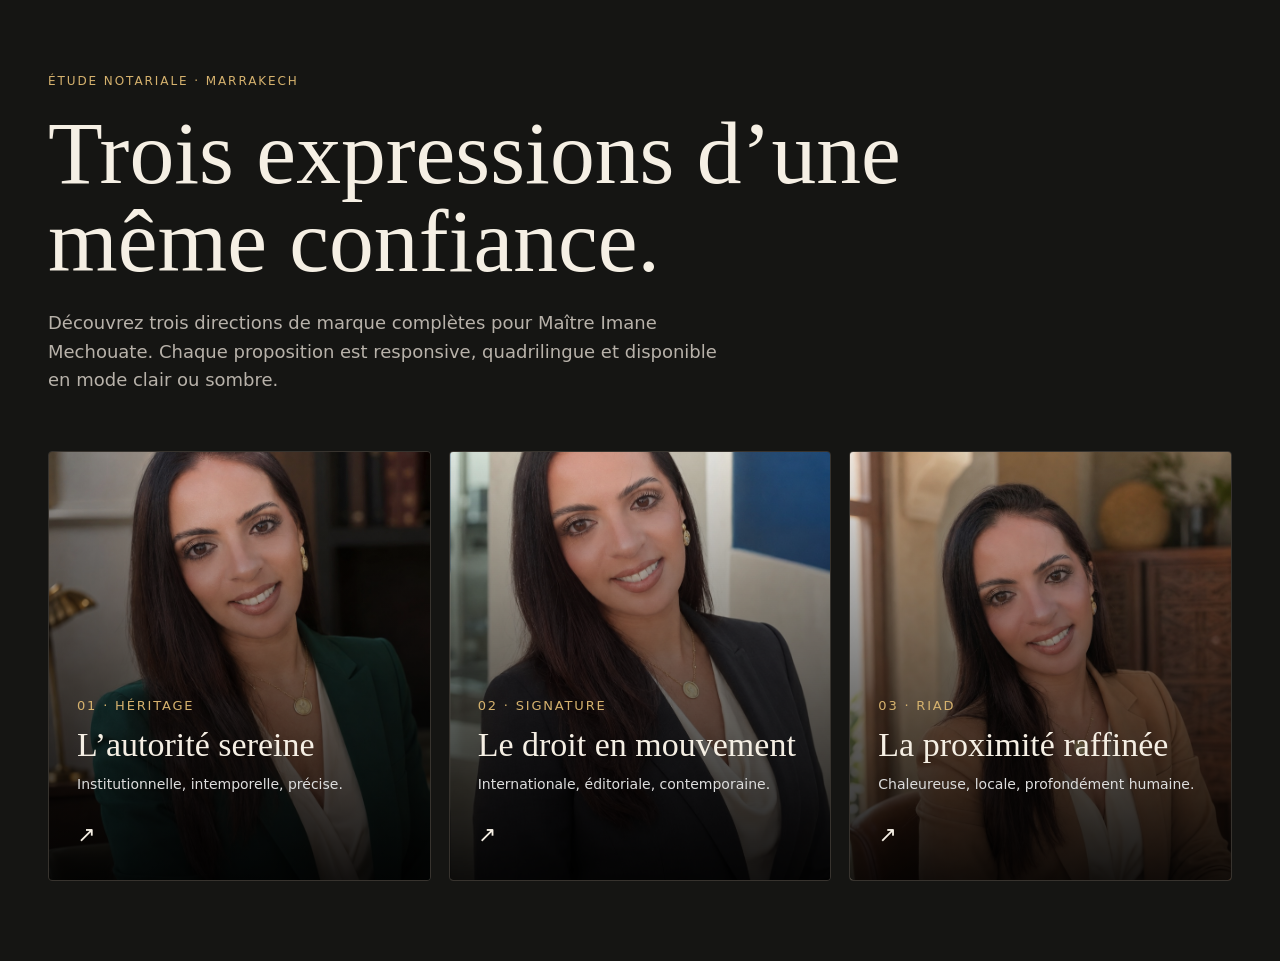
<file: index.html>
<!doctype html>
<html lang="fr">
<head>
  <meta charset="utf-8">
  <meta name="viewport" content="width=device-width,initial-scale=1">
  <meta name="description" content="Trois directions digitales pour l'Étude de Maître Imane Mechouate, notaire à Marrakech.">
  <title>Maître Imane Mechouate — Trois propositions</title>
  <style>
    :root{color-scheme:dark;--ink:#f5efe4;--muted:#b8b2aa;--line:#37332e;--bg:#151513;--card:#1e1d1a;--gold:#d6b26e}
    *{box-sizing:border-box}body{margin:0;background:var(--bg);color:var(--ink);font:16px/1.6 Inter,ui-sans-serif,system-ui,sans-serif}
    main{max-width:1240px;margin:auto;padding:72px 28px 80px}.eyebrow{color:var(--gold);letter-spacing:.16em;text-transform:uppercase;font-size:12px}
    h1{font:500 clamp(44px,7vw,90px)/.98 Georgia,serif;max-width:900px;margin:18px 0 24px}p{color:var(--muted);max-width:680px;font-size:18px}
    .grid{display:grid;grid-template-columns:repeat(3,1fr);gap:18px;margin-top:56px}.card{display:flex;min-height:430px;flex-direction:column;justify-content:flex-end;padding:28px;border:1px solid var(--line);border-radius:4px;text-decoration:none;color:inherit;overflow:hidden;position:relative;background:#222;isolation:isolate}
    .card:before{content:"";position:absolute;inset:0;background:linear-gradient(0deg,rgba(0,0,0,.9),rgba(0,0,0,.06)),var(--image) center/cover;z-index:-1;transition:transform .5s}.card:hover:before{transform:scale(1.035)}
    .card:nth-child(1){--image:url('imane-heritage.jpg');}.card:nth-child(2){--image:url('imane-signature.jpg');background-position:40% center}.card:nth-child(3){--image:url('imane-riad.jpg')}
    .num{color:var(--gold);font-size:13px;letter-spacing:.14em}.card h2{font:500 34px/1.1 Georgia,serif;margin:9px 0}.card p{font-size:14px;margin:0;color:#ddd}.arrow{margin-top:22px;font-size:22px}
    @media(max-width:850px){.grid{grid-template-columns:1fr}.card{min-height:360px}main{padding-top:45px}}
  </style>
</head>
<body><main>
  <div class="eyebrow">Étude notariale · Marrakech</div>
  <h1>Trois expressions d’une même confiance.</h1>
  <p>Découvrez trois directions de marque complètes pour Maître Imane Mechouate. Chaque proposition est responsive, quadrilingue et disponible en mode clair ou sombre.</p>
  <section class="grid" aria-label="Propositions">
    <a class="card" href="heritage.html"><span class="num">01 · HÉRITAGE</span><h2>L’autorité sereine</h2><p>Institutionnelle, intemporelle, précise.</p><span class="arrow">↗</span></a>
    <a class="card" href="signature.html"><span class="num">02 · SIGNATURE</span><h2>Le droit en mouvement</h2><p>Internationale, éditoriale, contemporaine.</p><span class="arrow">↗</span></a>
    <a class="card" href="riad.html"><span class="num">03 · RIAD</span><h2>La proximité raffinée</h2><p>Chaleureuse, locale, profondément humaine.</p><span class="arrow">↗</span></a>
  </section>
</main></body></html>
</file>
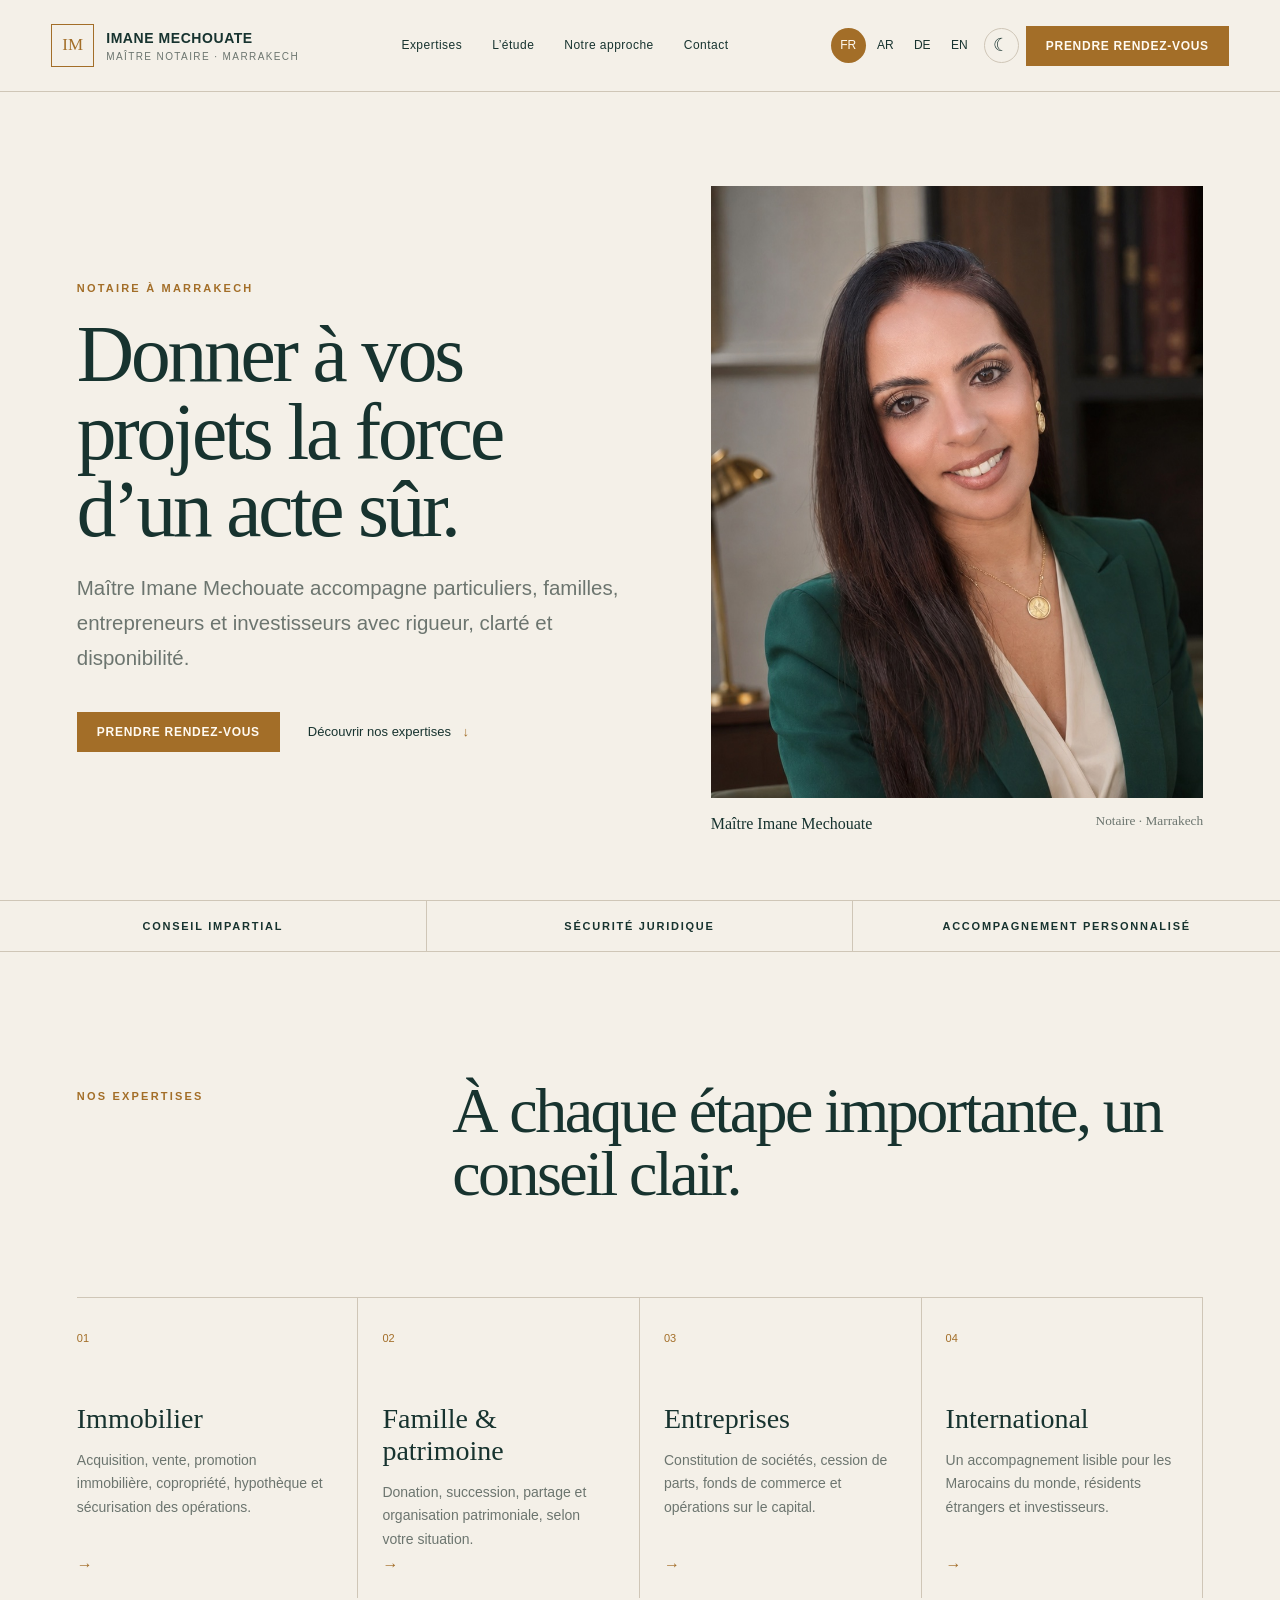
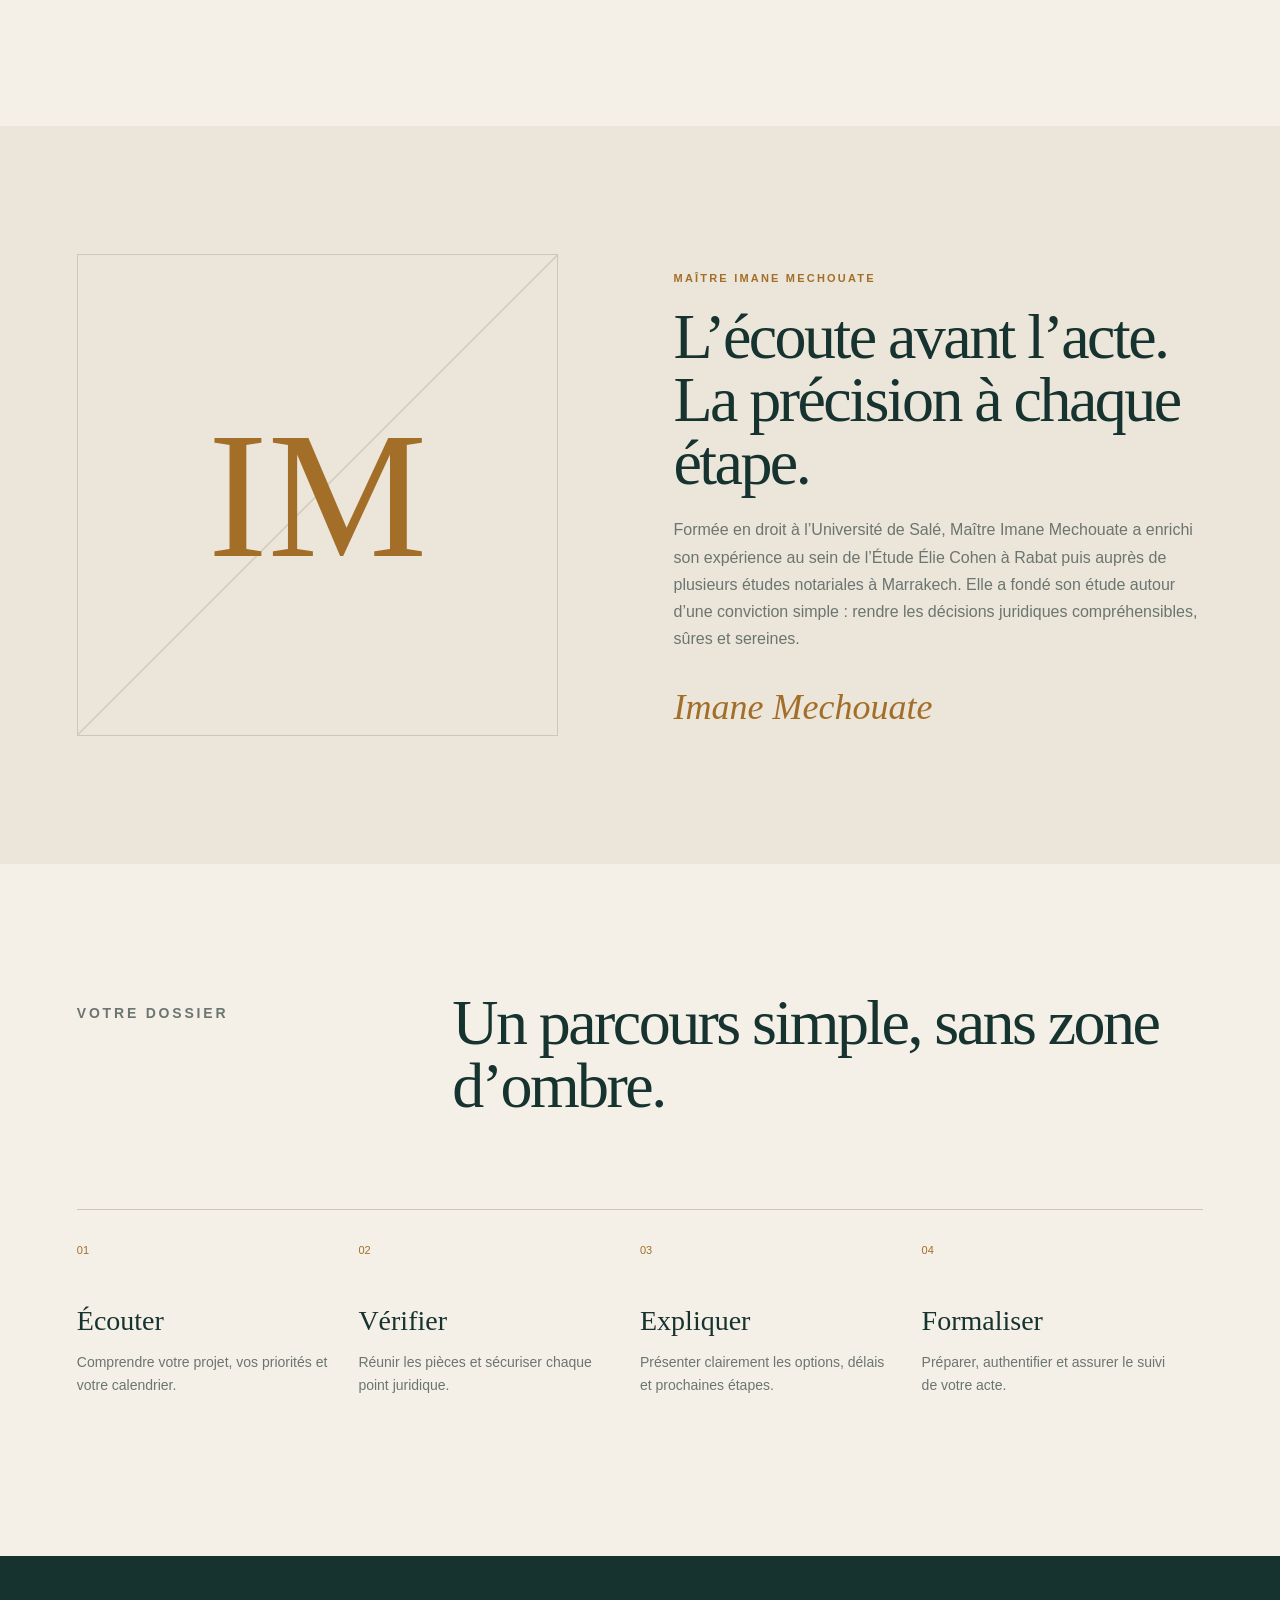
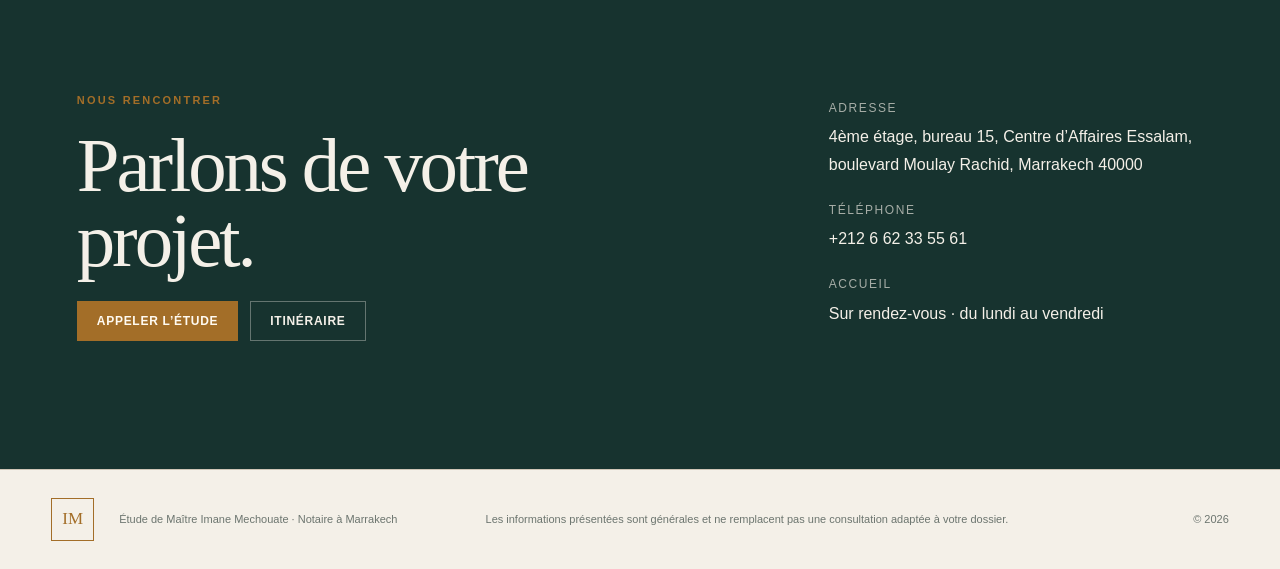
<file: heritage.html>
<!doctype html><html lang="fr"><head><meta charset="utf-8"><meta name="viewport" content="width=device-width,initial-scale=1"><meta name="description" content="Étude de Maître Imane Mechouate, notaire à Marrakech. Immobilier, famille, patrimoine et entreprises."><meta name="theme-color" content="#123b36"><title>Maître Imane Mechouate · Notaire à Marrakech</title><link rel="stylesheet" href="base.css"><link rel="stylesheet" href="heritage.css"><script src="site.js" defer></script></head>
<body><header class="site-header"><a class="brand" href="#top"><span class="brand-mark">IM</span><span class="brand-text"><strong>IMANE MECHOUATE</strong><span>Maître Notaire · Marrakech</span></span></a><nav class="desktop-nav"><a href="#expertises" data-copy="navServices"></a><a href="#etude" data-copy="navAbout"></a><a href="#methode" data-copy="navApproach"></a><a href="#contact" data-copy="navContact"></a></nav><div class="top-controls"><div class="language" aria-label="Langue"><button class="lang-button" data-lang="fr">FR</button><button class="lang-button" data-lang="ar">AR</button><button class="lang-button" data-lang="de">DE</button><button class="lang-button" data-lang="en">EN</button></div><button class="theme-button" data-theme-toggle></button><a class="button header-cta" href="tel:+212662335561" data-copy="appointment"></a></div></header>
<main id="top"><section class="hero"><div class="hero-copy" data-reveal><p class="eyebrow" data-copy="heroKicker"></p><h1 data-copy="heroTitle"></h1><p class="lead" data-copy="heroText"></p><div class="hero-actions"><a class="button" href="tel:+212662335561" data-copy="appointment"></a><a class="text-link" href="#expertises"><span data-copy="discover"></span> <b>↓</b></a></div></div><figure class="hero-portrait" data-reveal><div class="portrait-frame"><img src="imane-heritage.jpg" alt="Portrait professionnel de Maître Imane Mechouate"></div><figcaption><span>Maître Imane Mechouate</span><small>Notaire · Marrakech</small></figcaption></figure></section>
<section class="trust-strip" aria-label="Valeurs"><span data-copy="trust1"></span><span data-copy="trust2"></span><span data-copy="trust3"></span></section>
<section id="expertises" class="services section"><div class="section-heading" data-reveal><p class="eyebrow" data-copy="servicesKicker"></p><h2 data-copy="servicesTitle"></h2></div><div class="service-grid"><article data-reveal><span>01</span><h3 data-copy="s1"></h3><p data-copy="s1t"></p><b class="service-arrow">→</b></article><article data-reveal><span>02</span><h3 data-copy="s2"></h3><p data-copy="s2t"></p><b class="service-arrow">→</b></article><article data-reveal><span>03</span><h3 data-copy="s3"></h3><p data-copy="s3t"></p><b class="service-arrow">→</b></article><article data-reveal><span>04</span><h3 data-copy="s4"></h3><p data-copy="s4t"></p><b class="service-arrow">→</b></article></div></section>
<section id="etude" class="about section"><div class="about-art" aria-hidden="true"><span>IM</span></div><div class="about-copy" data-reveal><p class="eyebrow" data-copy="aboutKicker"></p><h2 data-copy="aboutTitle"></h2><p data-copy="aboutText"></p><div class="signature">Imane Mechouate</div></div></section>
<section id="methode" class="process section"><div class="section-heading" data-reveal><p class="eyebrow" data-copy="processKicker"></p><h2 data-copy="processTitle"></h2></div><ol><li data-reveal><span>01</span><h3 data-copy="p1"></h3><p data-copy="p1t"></p></li><li data-reveal><span>02</span><h3 data-copy="p2"></h3><p data-copy="p2t"></p></li><li data-reveal><span>03</span><h3 data-copy="p3"></h3><p data-copy="p3t"></p></li><li data-reveal><span>04</span><h3 data-copy="p4"></h3><p data-copy="p4t"></p></li></ol></section>
<section id="contact" class="contact section"><div data-reveal><p class="eyebrow" data-copy="contactKicker"></p><h2 data-copy="contactTitle"></h2><div class="contact-actions"><a class="button" href="tel:+212662335561" data-copy="call"></a><a class="button secondary" data-map target="_blank" rel="noopener" data-copy="route"></a></div></div><div class="contact-list" data-reveal><div class="contact-item"><span data-copy="addressLabel"></span><p data-address></p></div><div class="contact-item"><span data-copy="phoneLabel"></span><a href="tel:+212662335561">+212 6 62 33 55 61</a></div><div class="contact-item"><span data-copy="hoursLabel"></span><p data-copy="hours"></p></div></div></section></main>
<footer><a class="brand" href="#top"><span class="brand-mark">IM</span></a><p data-copy="footer"></p><p class="fineprint" data-copy="legal"></p><p>© 2026</p></footer></body></html>
</file>
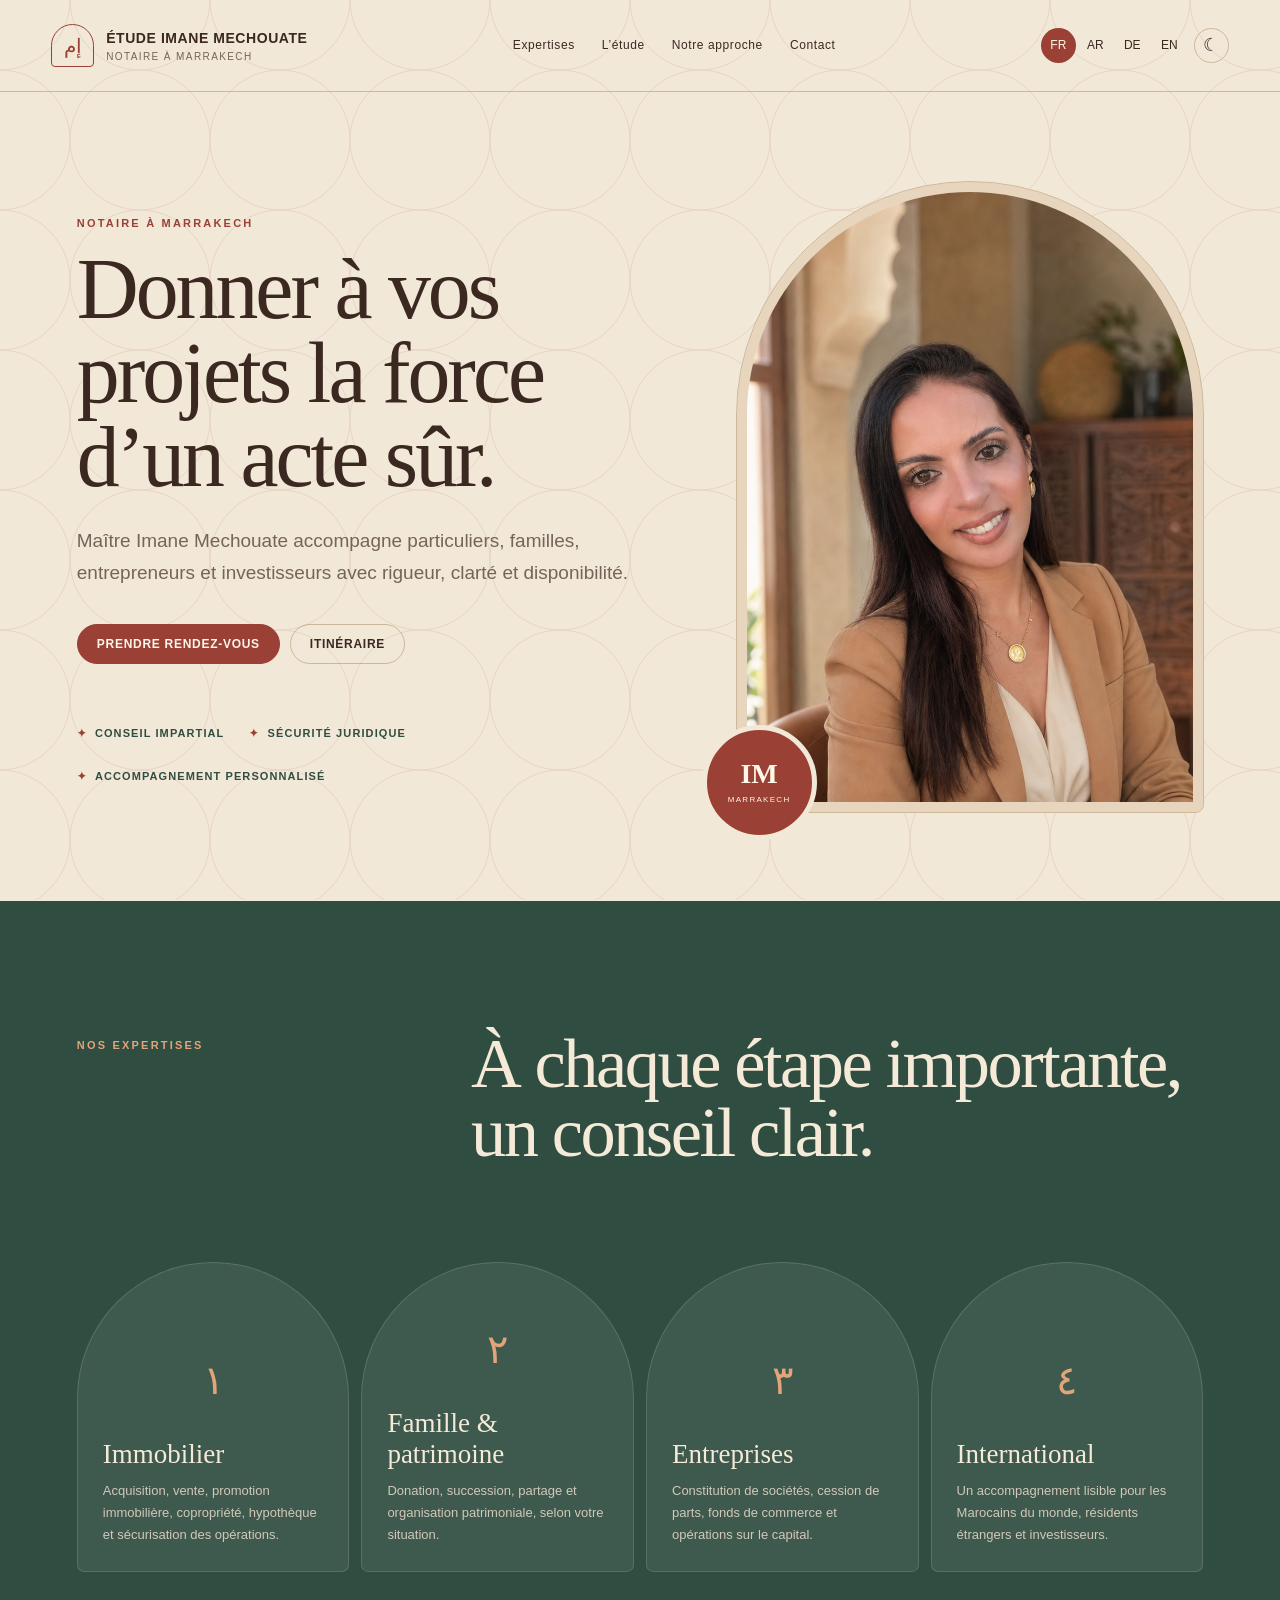
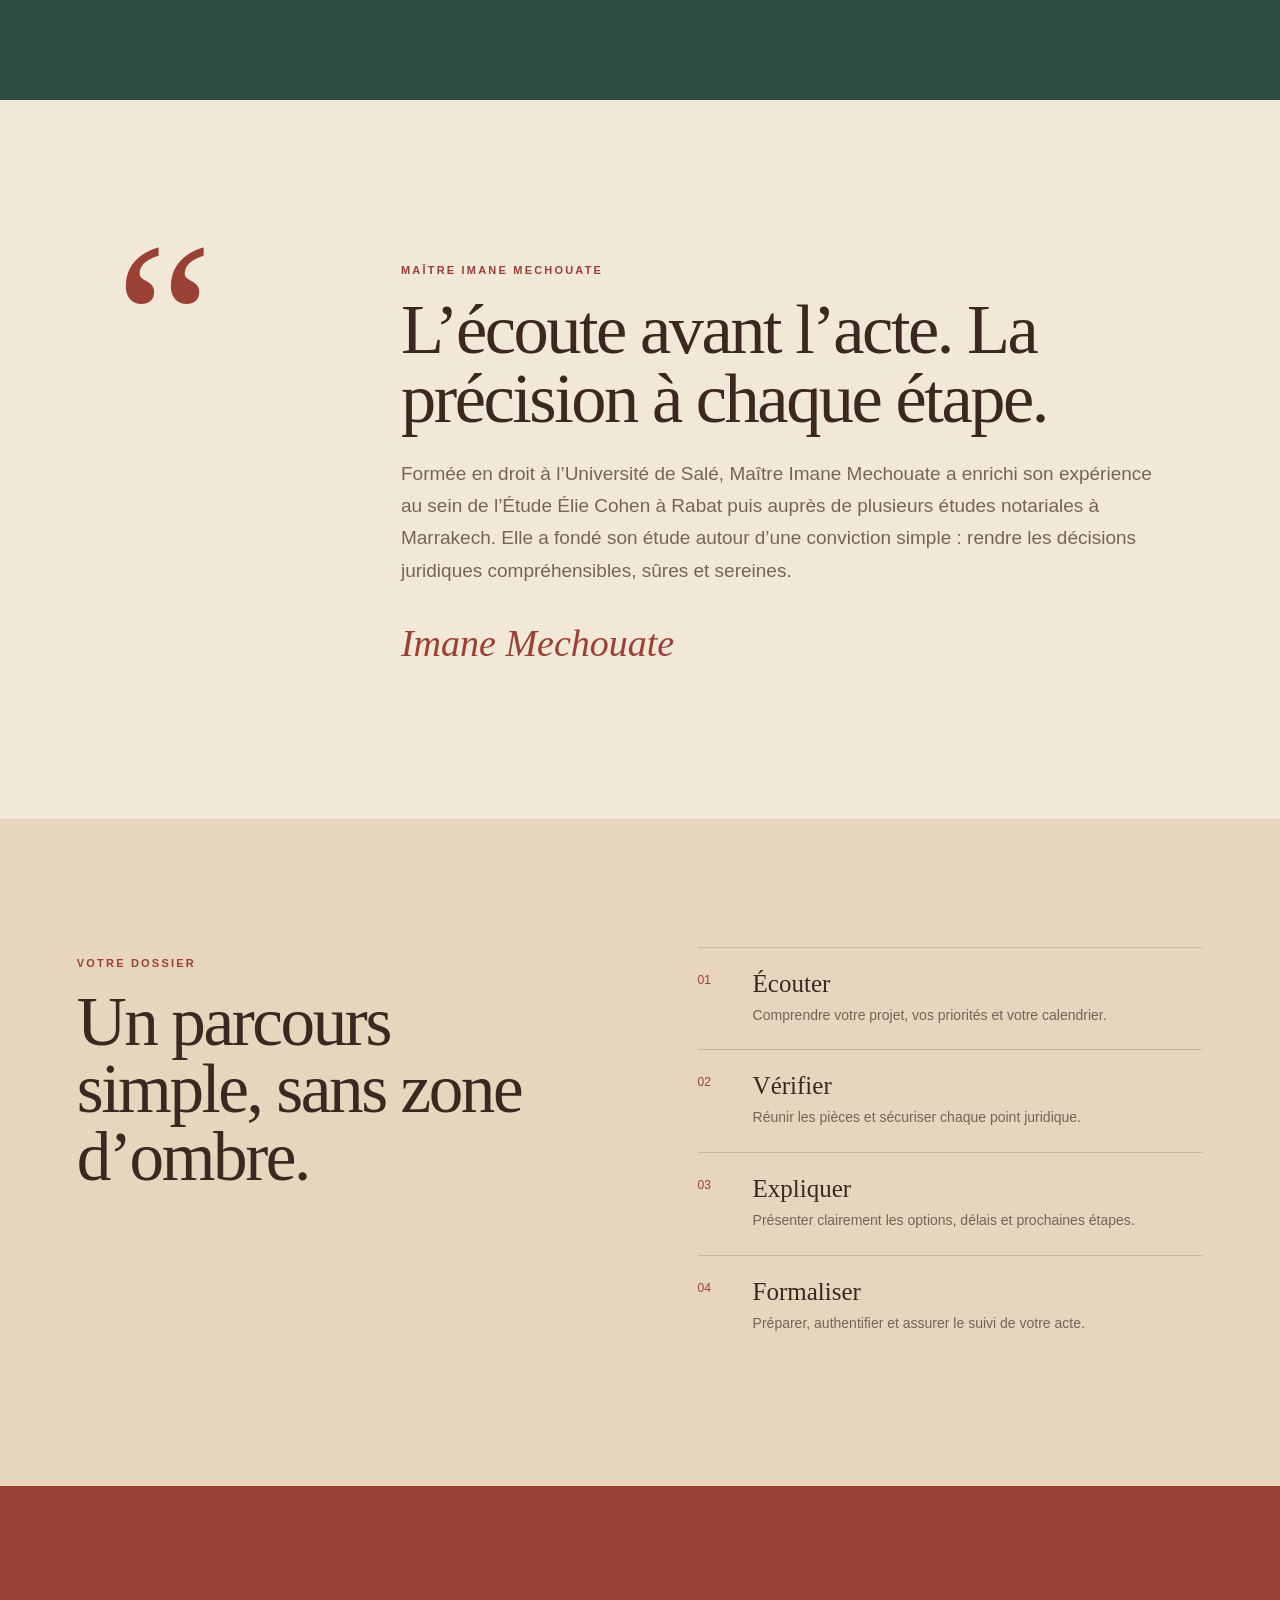
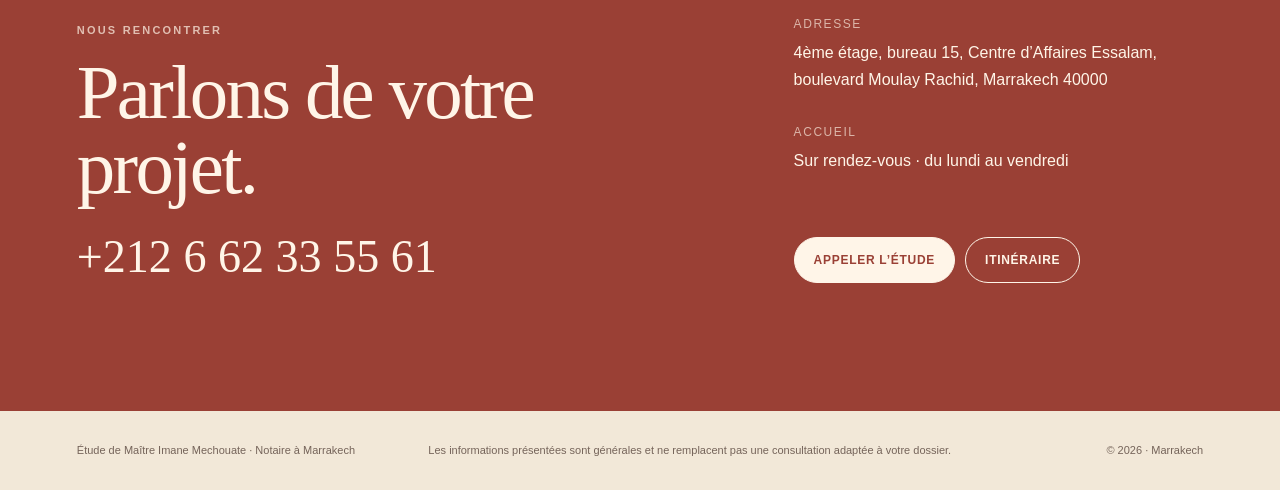
<file: riad.html>
<!doctype html><html lang="fr"><head><meta charset="utf-8"><meta name="viewport" content="width=device-width,initial-scale=1"><meta name="description" content="Étude de Maître Imane Mechouate, notaire à Marrakech — confiance, écoute et sécurité juridique."><meta name="theme-color" content="#81382f"><title>Étude Imane Mechouate · Marrakech</title><link rel="stylesheet" href="base.css"><link rel="stylesheet" href="riad.css"><script src="site.js" defer></script></head>
<body><header><a class="brand" href="#top"><span class="brand-mark">إم</span><span class="brand-text"><strong>ÉTUDE IMANE MECHOUATE</strong><span>Notaire à Marrakech</span></span></a><nav class="desktop-nav"><a href="#expertises" data-copy="navServices"></a><a href="#etude" data-copy="navAbout"></a><a href="#methode" data-copy="navApproach"></a><a href="#contact" data-copy="navContact"></a></nav><div class="top-controls"><div class="language"><button class="lang-button" data-lang="fr">FR</button><button class="lang-button" data-lang="ar">AR</button><button class="lang-button" data-lang="de">DE</button><button class="lang-button" data-lang="en">EN</button></div><button class="theme-button" data-theme-toggle></button></div></header>
<main id="top"><section class="hero"><div class="hero-copy" data-reveal><p class="eyebrow" data-copy="heroKicker"></p><h1 data-copy="heroTitle"></h1><p class="lead" data-copy="heroText"></p><div class="hero-actions"><a class="button" href="tel:+212662335561" data-copy="appointment"></a><a class="button secondary" data-map target="_blank" data-copy="route"></a></div><div class="values"><span data-copy="trust1"></span><span data-copy="trust2"></span><span data-copy="trust3"></span></div></div><div class="hero-visual" data-reveal><div class="arch"><img src="imane-riad.jpg" alt="Portrait professionnel de Maître Imane Mechouate"></div><div class="seal">IM<br><small>MARRAKECH</small></div></div></section>
<section id="expertises" class="services"><div class="services-head" data-reveal><p class="eyebrow" data-copy="servicesKicker"></p><h2 data-copy="servicesTitle"></h2></div><div class="cards"><article data-reveal><span>١</span><h3 data-copy="s1"></h3><p data-copy="s1t"></p></article><article data-reveal><span>٢</span><h3 data-copy="s2"></h3><p data-copy="s2t"></p></article><article data-reveal><span>٣</span><h3 data-copy="s3"></h3><p data-copy="s3t"></p></article><article data-reveal><span>٤</span><h3 data-copy="s4"></h3><p data-copy="s4t"></p></article></div></section>
<section id="etude" class="about"><div class="quote" data-reveal>“</div><div data-reveal><p class="eyebrow" data-copy="aboutKicker"></p><h2 data-copy="aboutTitle"></h2><p data-copy="aboutText"></p><div class="name">Imane Mechouate</div></div></section>
<section id="methode" class="process"><div class="process-title" data-reveal><p class="eyebrow" data-copy="processKicker"></p><h2 data-copy="processTitle"></h2></div><div class="steps"><article data-reveal><span>01</span><div><h3 data-copy="p1"></h3><p data-copy="p1t"></p></div></article><article data-reveal><span>02</span><div><h3 data-copy="p2"></h3><p data-copy="p2t"></p></div></article><article data-reveal><span>03</span><div><h3 data-copy="p3"></h3><p data-copy="p3t"></p></div></article><article data-reveal><span>04</span><div><h3 data-copy="p4"></h3><p data-copy="p4t"></p></div></article></div></section>
<section id="contact" class="contact"><div class="contact-heading" data-reveal><p class="eyebrow" data-copy="contactKicker"></p><h2 data-copy="contactTitle"></h2><a href="tel:+212662335561" class="phone">+212 6 62 33 55 61</a></div><div class="contact-list" data-reveal><div class="contact-item"><span data-copy="addressLabel"></span><p data-address></p></div><div class="contact-item"><span data-copy="hoursLabel"></span><p data-copy="hours"></p></div><div class="contact-actions"><a class="button" href="tel:+212662335561" data-copy="call"></a><a class="button secondary" data-map target="_blank" data-copy="route"></a></div></div></section></main><footer><p data-copy="footer"></p><p class="fineprint" data-copy="legal"></p><p>© 2026 · Marrakech</p></footer></body></html>
</file>
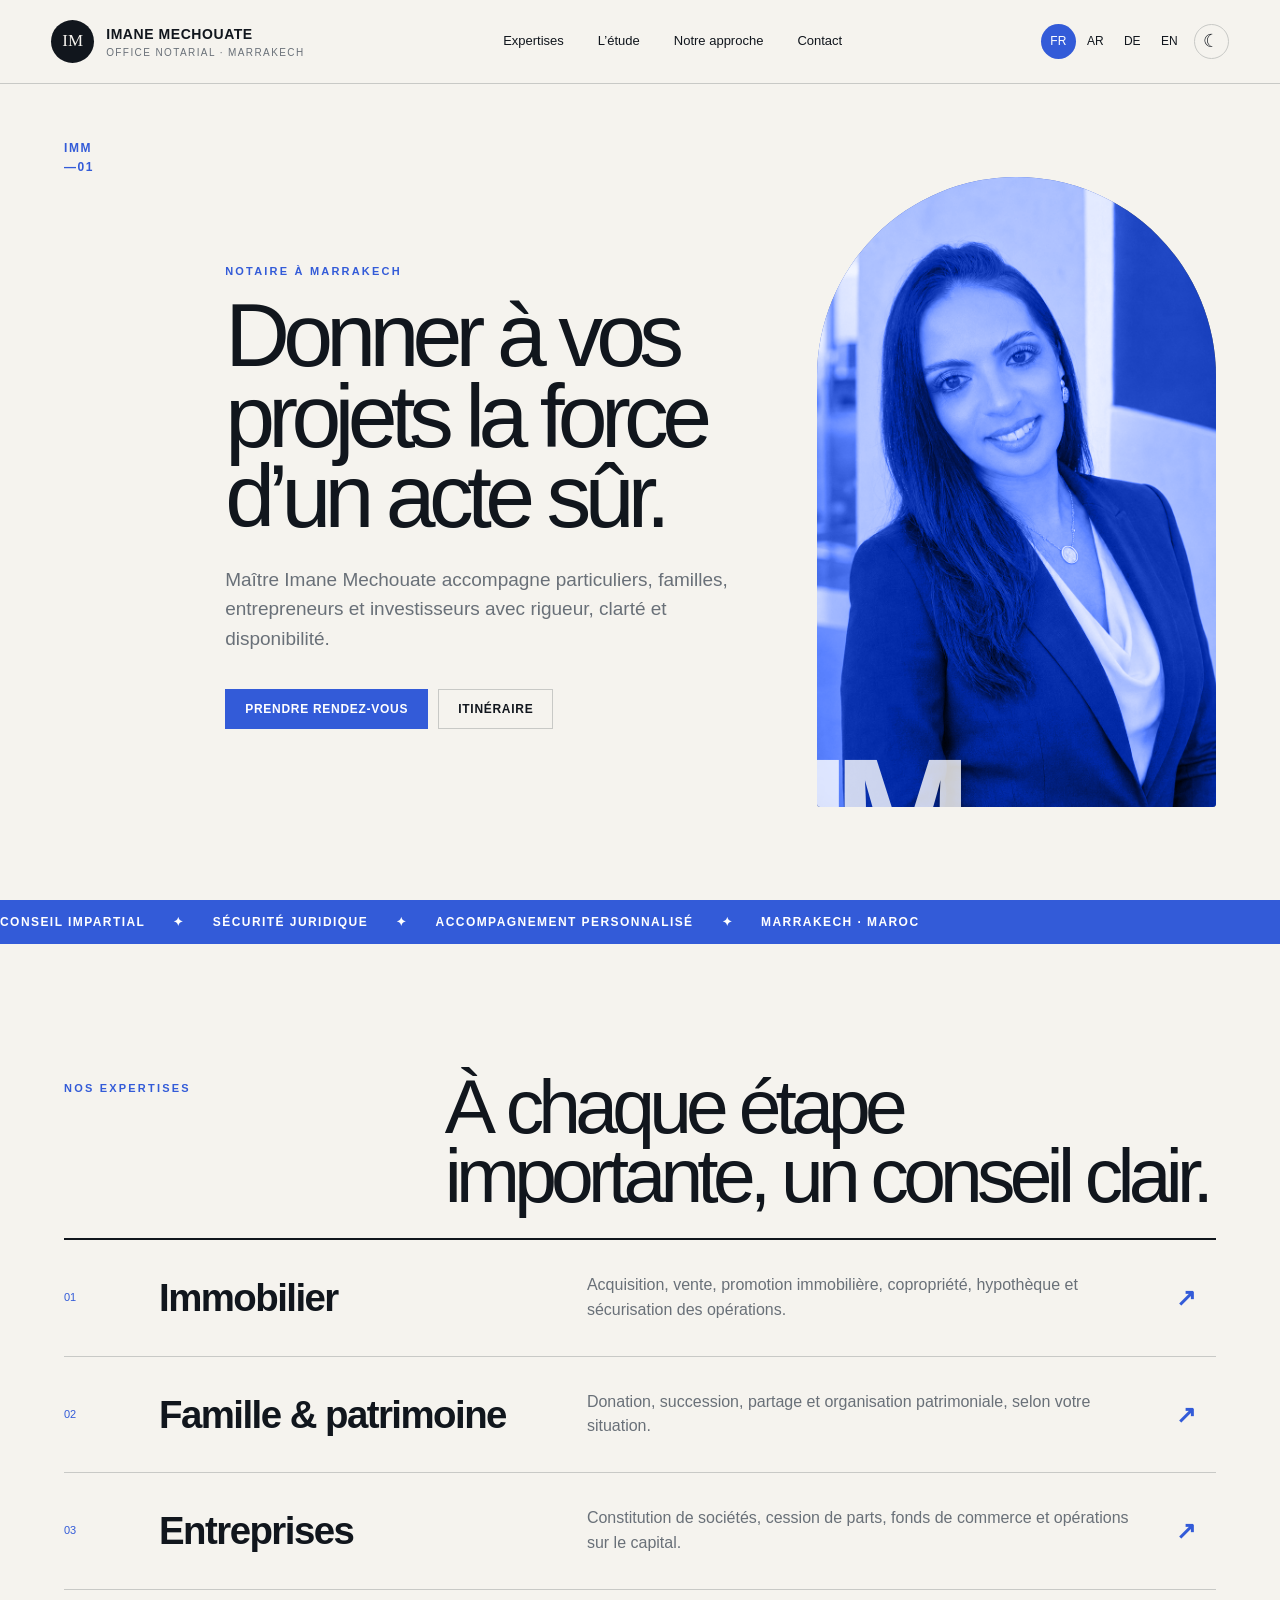
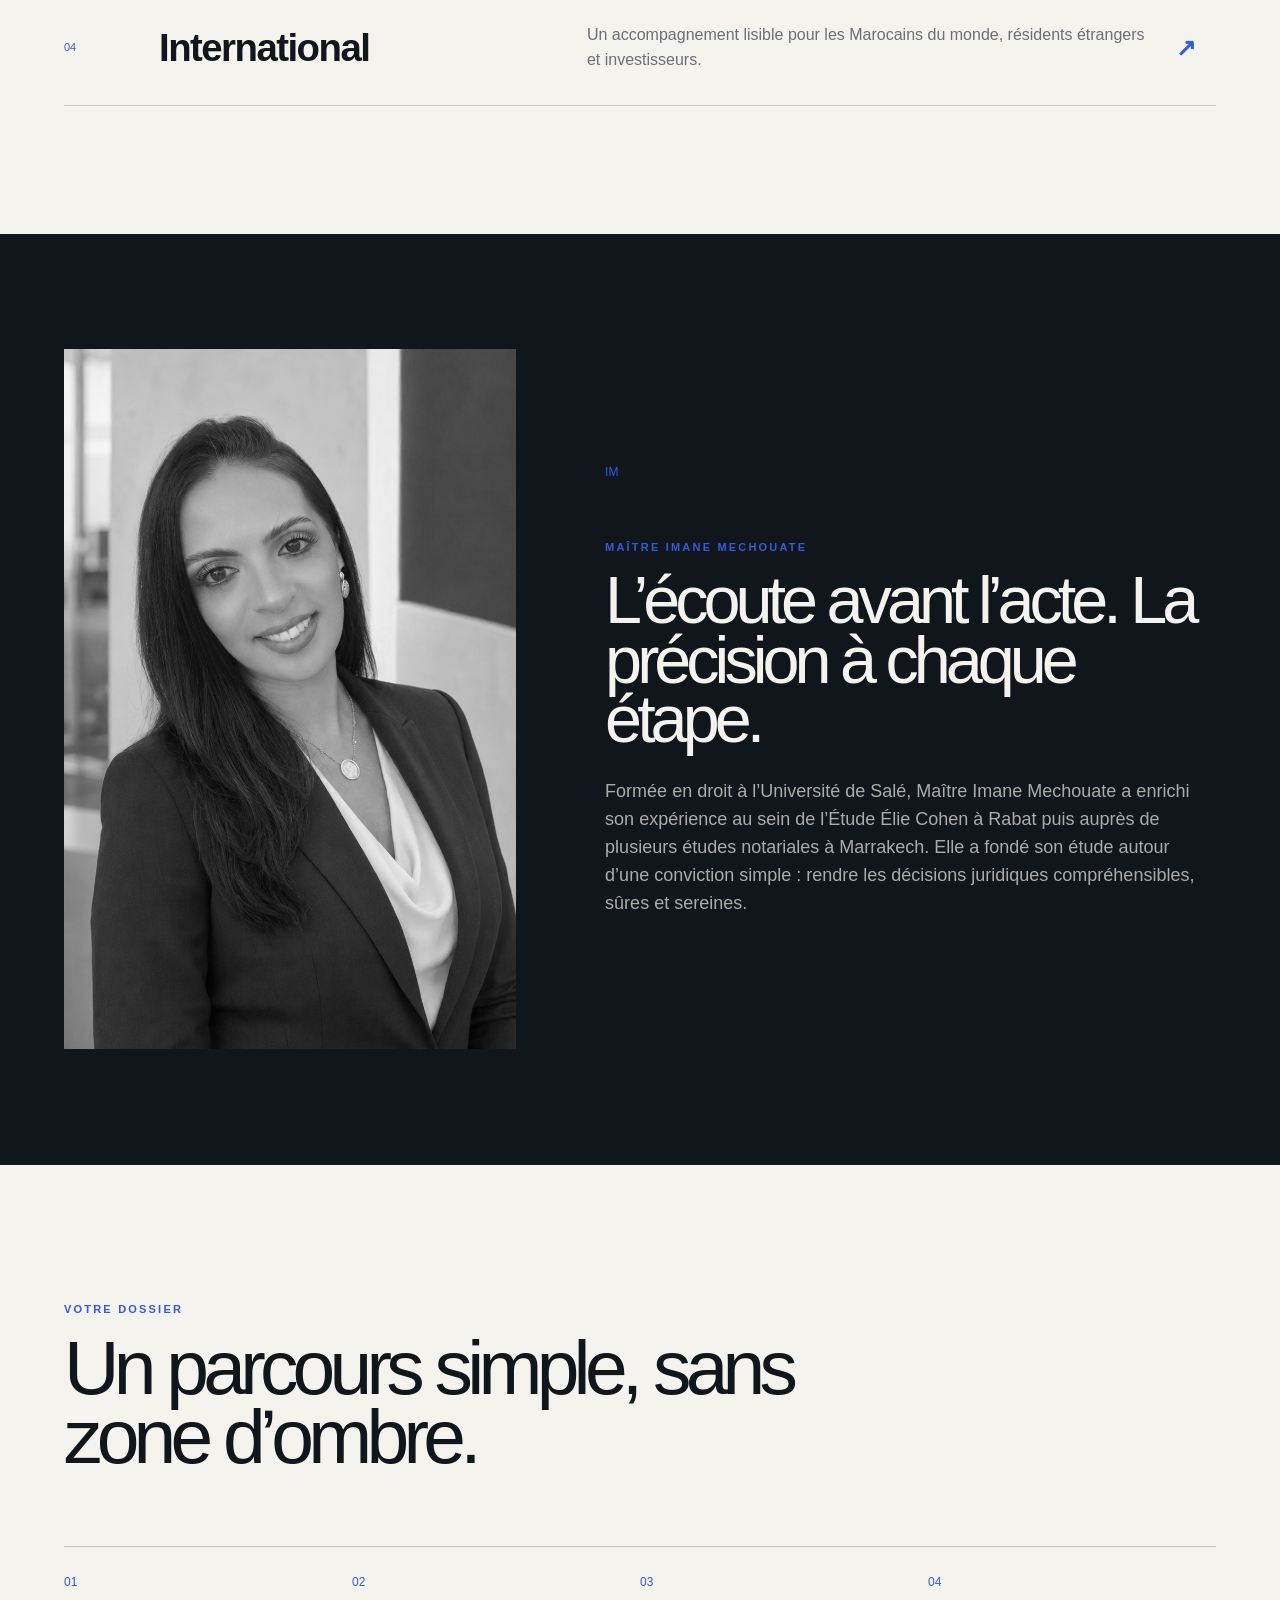
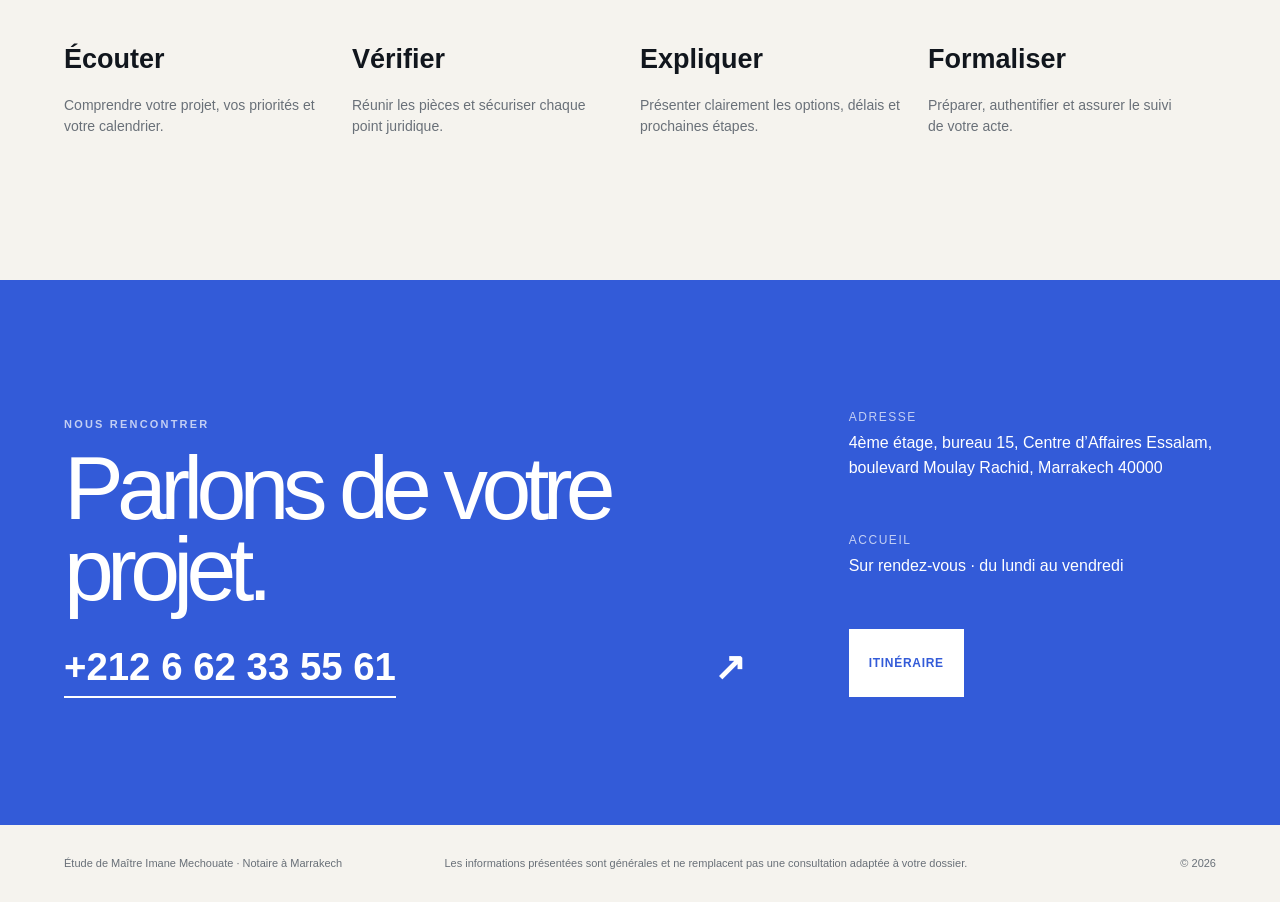
<file: signature.html>
<!doctype html><html lang="fr"><head><meta charset="utf-8"><meta name="viewport" content="width=device-width,initial-scale=1"><meta name="description" content="Maître Imane Mechouate, notaire à Marrakech — une pratique notariale claire et contemporaine."><meta name="theme-color" content="#3155d5"><title>Imane Mechouate · Étude notariale</title><link rel="stylesheet" href="base.css"><link rel="stylesheet" href="signature.css"><script src="site.js" defer></script></head>
<body><header><a class="brand" href="#top"><span class="brand-mark">IM</span><span class="brand-text"><strong>IMANE MECHOUATE</strong><span>Office notarial · Marrakech</span></span></a><nav class="desktop-nav"><a href="#expertises" data-copy="navServices"></a><a href="#etude" data-copy="navAbout"></a><a href="#methode" data-copy="navApproach"></a><a href="#contact" data-copy="navContact"></a></nav><div class="top-controls"><div class="language"><button class="lang-button" data-lang="fr">FR</button><button class="lang-button" data-lang="ar">AR</button><button class="lang-button" data-lang="de">DE</button><button class="lang-button" data-lang="en">EN</button></div><button class="theme-button" data-theme-toggle></button></div></header>
<main id="top"><section class="hero"><div class="hero-index">IMM<br>—01</div><div class="hero-copy" data-reveal><p class="eyebrow" data-copy="heroKicker"></p><h1 data-copy="heroTitle"></h1><p data-copy="heroText"></p><div><a class="button" href="tel:+212662335561" data-copy="appointment"></a><a class="button secondary" data-map target="_blank" data-copy="route"></a></div></div><div class="portrait-wrap" data-reveal><img src="imane-signature.jpg" alt="Portrait professionnel de Maître Imane Mechouate"><span>IM</span></div></section>
<section class="ticker"><span data-copy="trust1"></span><i>✦</i><span data-copy="trust2"></span><i>✦</i><span data-copy="trust3"></span><i>✦</i><span>MARRAKECH · MAROC</span></section>
<section id="expertises" class="services"><div class="intro" data-reveal><p class="eyebrow" data-copy="servicesKicker"></p><h2 data-copy="servicesTitle"></h2></div><div class="service-list"><article data-reveal><span>01</span><h3 data-copy="s1"></h3><p data-copy="s1t"></p><b>↗</b></article><article data-reveal><span>02</span><h3 data-copy="s2"></h3><p data-copy="s2t"></p><b>↗</b></article><article data-reveal><span>03</span><h3 data-copy="s3"></h3><p data-copy="s3t"></p><b>↗</b></article><article data-reveal><span>04</span><h3 data-copy="s4"></h3><p data-copy="s4t"></p><b>↗</b></article></div></section>
<section id="etude" class="about"><div class="about-photo" data-reveal><img src="imane-signature.jpg" alt="Portrait de Maître Imane Mechouate"></div><div class="about-copy" data-reveal><span class="display-num">IM</span><p class="eyebrow" data-copy="aboutKicker"></p><h2 data-copy="aboutTitle"></h2><p data-copy="aboutText"></p></div></section>
<section id="methode" class="process"><div data-reveal><p class="eyebrow" data-copy="processKicker"></p><h2 data-copy="processTitle"></h2></div><div class="steps"><article data-reveal><span>01</span><h3 data-copy="p1"></h3><p data-copy="p1t"></p></article><article data-reveal><span>02</span><h3 data-copy="p2"></h3><p data-copy="p2t"></p></article><article data-reveal><span>03</span><h3 data-copy="p3"></h3><p data-copy="p3t"></p></article><article data-reveal><span>04</span><h3 data-copy="p4"></h3><p data-copy="p4t"></p></article></div></section>
<section id="contact" class="contact"><div data-reveal><p class="eyebrow" data-copy="contactKicker"></p><h2 data-copy="contactTitle"></h2><a class="big-call" href="tel:+212662335561">+212 6 62 33 55 61 <span>↗</span></a></div><div class="contact-list" data-reveal><div class="contact-item"><span data-copy="addressLabel"></span><p data-address></p></div><div class="contact-item"><span data-copy="hoursLabel"></span><p data-copy="hours"></p></div><a class="button" data-map target="_blank" data-copy="route"></a></div></section></main><footer><p data-copy="footer"></p><p class="fineprint" data-copy="legal"></p><p>© 2026</p></footer></body></html>
</file>
<file: base.css>
*{box-sizing:border-box}html{scroll-behavior:smooth}body{margin:0}img{display:block;max-width:100%}a{color:inherit}button{font:inherit}.sr-only{position:absolute;width:1px;height:1px;padding:0;margin:-1px;overflow:hidden;clip:rect(0,0,0,0);white-space:nowrap;border:0}
.top-controls{display:flex;align-items:center;gap:7px}.language{display:flex;align-items:center;gap:2px}.lang-button,.theme-button{border:0;background:transparent;color:inherit;cursor:pointer;min-width:35px;height:35px;border-radius:50%;font-size:12px}.lang-button[aria-current="true"]{background:var(--accent);color:var(--accent-contrast)}.theme-button{font-size:18px;border:1px solid var(--line)}
.brand{display:flex;align-items:center;text-decoration:none;gap:12px}.brand-mark{width:43px;height:43px;border:1px solid var(--accent);display:grid;place-items:center;font-family:Georgia,serif;color:var(--accent);font-size:17px}.brand-text{line-height:1.1}.brand-text strong{font:600 14px/1.2 var(--sans);letter-spacing:.04em}.brand-text span{display:block;font-size:10px;letter-spacing:.14em;text-transform:uppercase;color:var(--muted);margin-top:4px}
.button{display:inline-flex;align-items:center;justify-content:center;gap:10px;padding:13px 19px;text-decoration:none;border:1px solid var(--accent);background:var(--accent);color:var(--accent-contrast);font:600 12px/1 var(--sans);letter-spacing:.06em;text-transform:uppercase;transition:.25s}.button:hover{transform:translateY(-2px);filter:brightness(1.06)}.button.secondary{background:transparent;color:var(--text);border-color:var(--line)}
[data-reveal]{opacity:0;transform:translateY(22px);transition:opacity .75s,transform .75s}[data-reveal].is-visible{opacity:1;transform:none}
.eyebrow{color:var(--accent);font:600 11px/1 var(--sans);letter-spacing:.2em;text-transform:uppercase}.contact-list{display:grid;gap:22px}.contact-item span{display:block;color:var(--muted);font-size:12px;text-transform:uppercase;letter-spacing:.13em;margin-bottom:5px}.contact-item p,.contact-item a{margin:0;text-decoration:none}.fineprint{font-size:11px;color:var(--muted);max-width:760px}
html[dir="rtl"] body{text-align:right}html[dir="rtl"] .brand{flex-direction:row-reverse}html[dir="rtl"] .service-arrow{transform:scaleX(-1)}
@media(max-width:920px){.desktop-nav{display:none}.brand-text span{display:none}.top-controls{gap:3px}.lang-button{min-width:30px}.header-cta{display:none}}
@media(prefers-reduced-motion:reduce){html{scroll-behavior:auto}*,*:before,*:after{animation:none!important;transition:none!important}[data-reveal]{opacity:1;transform:none}}
</file>
<file: heritage.css>
:root{--bg:#f4f0e8;--surface:#ebe5da;--text:#17332f;--muted:#6c756f;--accent:#a36e28;--accent-contrast:#fffaf1;--line:#cfc6b7;--serif:"Iowan Old Style","Baskerville",Georgia,serif;--sans:Inter,Avenir,Arial,sans-serif;color-scheme:light}
:root[data-theme="dark"]{--bg:#102522;--surface:#17322e;--text:#f4eee2;--muted:#aebbb5;--accent:#d6aa62;--accent-contrast:#142721;--line:#36504a;color-scheme:dark}body{background:var(--bg);color:var(--text);font:16px/1.7 var(--sans);transition:background .25s,color .25s}.site-header{height:92px;padding:0 clamp(20px,4vw,68px);display:flex;align-items:center;justify-content:space-between;border-bottom:1px solid var(--line);position:relative;z-index:5}.desktop-nav{display:flex;gap:30px}.desktop-nav a{text-decoration:none;font-size:12px;letter-spacing:.04em}.hero{min-height:calc(100vh - 92px);display:grid;grid-template-columns:1.05fr .95fr;padding:clamp(42px,7vw,105px) clamp(20px,6vw,100px) 58px;gap:clamp(35px,7vw,110px);align-items:center}.hero-copy h1,.section h2{font:500 clamp(48px,6.2vw,92px)/.98 var(--serif);letter-spacing:-.04em;margin:22px 0}.lead{font-size:clamp(17px,1.6vw,21px);max-width:610px;color:var(--muted)}.hero-actions{display:flex;align-items:center;gap:28px;margin-top:36px;flex-wrap:wrap}.text-link{text-decoration:none;font-size:13px}.text-link b{color:var(--accent);margin-left:8px}.hero-portrait{margin:0}.portrait-frame{height:min(68vh,720px);overflow:hidden;background:var(--surface)}.portrait-frame img{width:100%;height:100%;object-fit:cover;object-position:50% 38%;transform:scaleX(-1)}figcaption{display:flex;justify-content:space-between;margin-top:12px;font-family:var(--serif)}figcaption small{color:var(--muted)}.trust-strip{display:grid;grid-template-columns:repeat(3,1fr);border-top:1px solid var(--line);border-bottom:1px solid var(--line)}.trust-strip span{text-align:center;padding:19px;border-right:1px solid var(--line);font:600 11px var(--sans);letter-spacing:.16em;text-transform:uppercase}.trust-strip span:last-child{border:0}.section{padding:clamp(75px,10vw,150px) clamp(20px,6vw,100px)}.section-heading{display:grid;grid-template-columns:1fr 2fr;align-items:start}.section-heading h2{font-size:clamp(42px,5vw,72px);margin-top:0;max-width:820px}.service-grid{display:grid;grid-template-columns:repeat(4,1fr);margin-top:70px;border-top:1px solid var(--line)}.service-grid article{padding:25px 24px 30px 0;border-right:1px solid var(--line);min-height:300px;position:relative}.service-grid article:not(:first-child){padding-left:24px}.service-grid article>span,.process li>span{color:var(--accent);font-size:11px}.service-grid h3,.process h3{font:500 28px var(--serif);margin:52px 0 12px}.service-grid p,.process p{font-size:14px;color:var(--muted)}.service-arrow{position:absolute;bottom:20px;color:var(--accent)}.about{background:var(--surface);display:grid;grid-template-columns:1fr 1.1fr;gap:9vw;align-items:center}.about-art{border:1px solid var(--line);aspect-ratio:1;display:grid;place-items:center;background:linear-gradient(135deg,transparent 49.8%,var(--line) 50%,transparent 50.2%)}.about-art span{font:500 clamp(90px,14vw,220px) var(--serif);color:var(--accent)}.about-copy h2{font-size:clamp(42px,5vw,72px)}.about-copy>p:last-of-type{color:var(--muted);max-width:660px}.signature{font:italic 36px var(--serif);color:var(--accent);margin-top:34px}.process ol{list-style:none;padding:0;display:grid;grid-template-columns:repeat(4,1fr);border-top:1px solid var(--line);margin-top:70px}.process li{padding:25px 24px 0 0}.process li h3{margin-top:42px}.contact{background:var(--text);color:var(--bg);display:grid;grid-template-columns:1.25fr .75fr;gap:10vw}.contact h2{font-size:clamp(52px,6vw,88px);max-width:620px}.contact .button.secondary{color:var(--bg);border-color:color-mix(in srgb,var(--bg) 35%,transparent)}.contact-actions{display:flex;gap:12px;flex-wrap:wrap}.contact .contact-list{align-self:center}.contact .contact-item span,.contact .fineprint{color:color-mix(in srgb,var(--bg) 65%,transparent)}footer{display:grid;grid-template-columns:auto 1fr 2fr auto;gap:25px;align-items:center;padding:28px clamp(20px,4vw,68px);border-top:1px solid var(--line);font-size:11px;color:var(--muted)}footer p{margin:0}
@media(max-width:800px){.hero{grid-template-columns:1fr;padding-top:60px}.hero-portrait{order:-1}.portrait-frame{height:48vh}.section-heading,.about,.contact{grid-template-columns:1fr}.service-grid,.process ol{grid-template-columns:1fr 1fr}.service-grid article{border-bottom:1px solid var(--line)}footer{grid-template-columns:auto 1fr}.fineprint{grid-column:1/-1}.trust-strip{grid-template-columns:1fr}.trust-strip span{border-right:0;border-bottom:1px solid var(--line)}}@media(max-width:520px){.service-grid,.process ol{grid-template-columns:1fr}.site-header{height:74px}.hero{min-height:auto}.brand-mark{width:36px;height:36px}}
.portrait-frame img{object-position:50% 36%;transform:none}
</file>
<file: riad.css>
:root{--bg:#f2e8d8;--surface:#e7d5bd;--text:#3a2821;--muted:#75645a;--accent:#9a4035;--accent-contrast:#fff5e8;--green:#304d41;--line:#cdb89b;--serif:"Iowan Old Style",Baskerville,Georgia,serif;--sans:Avenir,Inter,Arial,sans-serif;color-scheme:light}:root[data-theme="dark"]{--bg:#211b18;--surface:#302722;--text:#f1e3cf;--muted:#b9a795;--accent:#dc7769;--accent-contrast:#251b18;--green:#75998a;--line:#4e4037;color-scheme:dark}body{background:var(--bg);color:var(--text);font:16px/1.7 var(--sans);transition:.25s}body:before{content:"";position:fixed;inset:0;pointer-events:none;opacity:.12;background-image:url("data:image/svg+xml,%3Csvg xmlns='http://www.w3.org/2000/svg' width='140' height='140' viewBox='0 0 140 140'%3E%3Cpath d='M70 0C70 38 38 70 0 70M70 0c0 38 32 70 70 70M70 140c0-38-32-70-70-70m70 70c0-38 32-70 70-70' fill='none' stroke='%239a4035' stroke-width='1'/%3E%3C/svg%3E")}header{height:92px;display:flex;align-items:center;justify-content:space-between;padding:0 clamp(20px,4vw,62px);border-bottom:1px solid var(--line);position:relative;z-index:3}.brand-mark{border-radius:50% 50% 4px 4px;font-size:20px}.desktop-nav{display:flex;gap:27px}.desktop-nav a{text-decoration:none;font-size:12px;letter-spacing:.05em}.hero{min-height:calc(100vh - 92px);display:grid;grid-template-columns:1.1fr .9fr;gap:7vw;align-items:center;padding:clamp(50px,7vw,100px) clamp(20px,6vw,95px)}.hero-copy h1,.services h2,.about h2,.process h2,.contact h2{font:500 clamp(49px,6.7vw,98px)/.98 var(--serif);letter-spacing:-.035em;margin:19px 0 25px}.lead{font-size:19px;color:var(--muted);max-width:620px}.hero-actions,.contact-actions{display:flex;gap:10px;flex-wrap:wrap;margin-top:34px}.button{border-radius:999px}.values{display:flex;gap:25px;flex-wrap:wrap;margin-top:60px;color:var(--green);font-size:11px;font-weight:700;letter-spacing:.1em;text-transform:uppercase}.values span:before{content:"✦";color:var(--accent);margin-right:8px}.hero-visual{position:relative}.arch{height:min(70vh,720px);border-radius:260px 260px 8px 8px;overflow:hidden;border:10px solid var(--surface);outline:1px solid var(--line)}.arch img{width:100%;height:100%;object-fit:cover;object-position:53% 38%;transform:scaleX(-1)}.seal{position:absolute;bottom:-28px;left:-35px;width:115px;height:115px;border-radius:50%;display:grid;place-content:center;text-align:center;background:var(--accent);color:var(--accent-contrast);border:5px solid var(--bg);font:600 28px/1 var(--serif)}.seal small{font:8px var(--sans);letter-spacing:.16em;margin-top:7px}.services,.process,.contact{padding:clamp(78px,10vw,150px) clamp(20px,6vw,95px)}.services{background:var(--green);color:#f5ead8}.services .eyebrow{color:#e2a479}.services-head{display:grid;grid-template-columns:.7fr 1.3fr}.services h2{font-size:clamp(43px,5.5vw,78px);margin-top:0}.cards{display:grid;grid-template-columns:repeat(4,1fr);gap:12px;margin-top:70px}.cards article{background:rgba(255,255,255,.07);border:1px solid rgba(255,255,255,.14);padding:25px;min-height:310px;border-radius:150px 150px 8px 8px;display:flex;flex-direction:column;justify-content:flex-end;transition:.3s}.cards article:hover{transform:translateY(-8px);background:rgba(255,255,255,.11)}.cards article>span{margin:auto auto 35px;font:40px var(--serif);color:#e2a479}.cards h3{font:500 27px var(--serif);margin:0 0 10px}.cards p{font-size:13px;color:#d2c8b9;margin:0}.about{display:grid;grid-template-columns:.45fr 1.55fr;gap:5vw;padding:clamp(80px,12vw,175px) clamp(20px,9vw,150px);align-items:start}.quote{font:220px/.6 var(--serif);color:var(--accent)}.about h2{font-size:clamp(44px,5.5vw,78px);max-width:920px}.about p:last-of-type{font-size:19px;color:var(--muted);max-width:780px}.name{font:italic 38px var(--serif);color:var(--accent);margin-top:34px}.process{background:var(--surface);display:grid;grid-template-columns:1fr 1fr;gap:9vw}.process h2{font-size:clamp(43px,5.4vw,76px)}.steps article{display:grid;grid-template-columns:55px 1fr;border-top:1px solid var(--line);padding:22px 0}.steps article>span{color:var(--accent);font-size:12px}.steps h3{font:500 25px var(--serif);margin:0}.steps p{margin:6px 0 0;color:var(--muted);font-size:14px}.contact{background:var(--accent);color:var(--accent-contrast);display:grid;grid-template-columns:1.2fr .8fr;gap:8vw}.contact .eyebrow{color:var(--accent-contrast);opacity:.7}.contact h2{font-size:clamp(52px,6vw,86px)}.phone{font:500 clamp(25px,3.6vw,50px) var(--serif);text-decoration:none}.contact .contact-item span{color:var(--accent-contrast);opacity:.65}.contact .button{background:var(--accent-contrast);color:var(--accent);border-color:var(--accent-contrast)}.contact .button.secondary{background:transparent;color:var(--accent-contrast)}footer{display:grid;grid-template-columns:1fr 2fr auto;gap:25px;padding:30px clamp(20px,6vw,95px);font-size:11px;color:var(--muted)}footer p{margin:0}
@media(max-width:850px){.hero{grid-template-columns:1fr}.hero-visual{order:-1;max-width:500px;width:100%;justify-self:end}.arch{height:52vh}.services-head,.process,.contact{grid-template-columns:1fr}.cards{grid-template-columns:1fr 1fr}.about{grid-template-columns:1fr}.quote{font-size:140px}.steps{margin-top:40px}footer{grid-template-columns:1fr}}@media(max-width:520px){.cards{grid-template-columns:1fr}.cards article{min-height:260px}.language{display:none}.hero-copy h1{font-size:50px}.arch{height:47vh}.values{margin-top:35px}}
.arch img{object-position:50% 33%;transform:none}
</file>
<file: signature.css>
:root{--bg:#f5f3ee;--surface:#e7e6df;--text:#11161d;--muted:#697078;--accent:#335bd8;--accent-contrast:#fff;--line:#c8c9c6;--serif:Georgia,serif;--sans:"Helvetica Neue",Helvetica,Arial,sans-serif;color-scheme:light}:root[data-theme="dark"]{--bg:#11151b;--surface:#1c222b;--text:#f4f2ec;--muted:#9da7b4;--accent:#7695ff;--accent-contrast:#11151b;--line:#323b47;color-scheme:dark}body{background:var(--bg);color:var(--text);font:16px/1.55 var(--sans);transition:.25s}header{height:84px;display:flex;align-items:center;justify-content:space-between;padding:0 clamp(18px,4vw,58px);border-bottom:1px solid var(--line);position:relative;z-index:2}.brand-mark{border-radius:50%;background:var(--text);color:var(--bg);border:0}.desktop-nav{display:flex;gap:8px}.desktop-nav a{padding:10px 13px;text-decoration:none;font-size:13px}.hero{min-height:calc(100vh - 84px);display:grid;grid-template-columns:110px 1.15fr .85fr;padding:55px clamp(18px,5vw,74px);gap:4vw;align-items:center}.hero-index{align-self:start;color:var(--accent);font:bold 12px/1.6 var(--sans);letter-spacing:.13em}.hero-copy h1,.intro h2,.about h2,.process h2,.contact h2{font:500 clamp(50px,7vw,106px)/.9 var(--sans);letter-spacing:-.075em;margin:18px 0 28px}.hero-copy>p:not(.eyebrow){font-size:19px;color:var(--muted);max-width:650px}.hero-copy>div{display:flex;gap:10px;flex-wrap:wrap;margin-top:36px}.portrait-wrap{height:70vh;max-height:740px;overflow:hidden;background:var(--accent);position:relative;border-radius:999px 999px 18px 18px}.portrait-wrap img{width:100%;height:100%;object-fit:cover;object-position:55% 40%;transform:scaleX(-1);mix-blend-mode:luminosity}.portrait-wrap span{position:absolute;bottom:-6vw;left:-1vw;font:bold 13vw/.8 var(--sans);letter-spacing:-.1em;color:rgba(255,255,255,.8)}.ticker{display:flex;gap:28px;align-items:center;white-space:nowrap;overflow:hidden;background:var(--accent);color:var(--accent-contrast);padding:15px 0;font:bold 12px var(--sans);letter-spacing:.12em;text-transform:uppercase}.ticker i{font-style:normal}.services,.process,.contact{padding:clamp(75px,10vw,145px) clamp(18px,5vw,74px)}.intro{display:grid;grid-template-columns:1fr 2.2fr;gap:30px}.intro h2{font-size:clamp(46px,6vw,84px);margin-top:0}.service-list{border-top:2px solid var(--text)}.service-list article{display:grid;grid-template-columns:70px 1fr 1.4fr 40px;gap:25px;align-items:center;border-bottom:1px solid var(--line);padding:28px 0}.service-list article>span{font-size:11px;color:var(--accent)}.service-list h3{font-size:clamp(25px,3vw,40px);letter-spacing:-.04em;margin:0}.service-list p{color:var(--muted);margin:0;max-width:570px}.service-list b{font-size:24px;color:var(--accent)}.about{background:var(--text);color:var(--bg);padding:clamp(75px,9vw,130px) clamp(18px,5vw,74px);display:grid;grid-template-columns:.85fr 1.15fr;gap:7vw;align-items:center}.about-photo{height:700px;overflow:hidden}.about-photo img{width:100%;height:100%;object-fit:cover;object-position:50% 35%;transform:scaleX(-1);filter:grayscale(1)}.about h2{font-size:clamp(45px,5.2vw,76px)}.about-copy>p:last-child{color:color-mix(in srgb,var(--bg) 68%,transparent);font-size:18px}.display-num{display:block;font-size:12px;color:var(--accent);margin-bottom:60px}.process h2{font-size:clamp(45px,6vw,82px);max-width:850px}.steps{display:grid;grid-template-columns:repeat(4,1fr);margin-top:75px}.steps article{border-top:1px solid var(--line);padding:22px 28px 0 0}.steps article span{color:var(--accent);font-size:12px}.steps h3{font-size:27px;margin:45px 0 10px}.steps p{color:var(--muted);font-size:14px}.contact{background:var(--accent);color:var(--accent-contrast);display:grid;grid-template-columns:1.3fr .7fr;gap:8vw}.contact .eyebrow{color:var(--accent-contrast);opacity:.7}.contact h2{font-size:clamp(54px,7vw,100px)}.big-call{font-size:clamp(20px,3vw,40px);font-weight:600;text-decoration:none;border-bottom:2px solid;padding-bottom:8px}.big-call span{float:right}.contact .contact-item span{color:var(--accent-contrast);opacity:.7}.contact .button{background:var(--accent-contrast);color:var(--accent);border-color:var(--accent-contrast);width:max-content}footer{display:grid;grid-template-columns:1fr 2fr auto;gap:25px;padding:30px clamp(18px,5vw,74px);font-size:11px;color:var(--muted)}footer p{margin:0}
@media(max-width:850px){.hero{grid-template-columns:1fr}.hero-index{display:none}.portrait-wrap{order:-1;height:48vh;max-width:480px;width:100%;justify-self:end}.intro,.about,.contact{grid-template-columns:1fr}.about-photo{height:520px}.service-list article{grid-template-columns:40px 1fr 30px}.service-list article p{grid-column:2/4}.steps{grid-template-columns:1fr 1fr}footer{grid-template-columns:1fr}.fineprint{max-width:600px}}@media(max-width:520px){.steps{grid-template-columns:1fr}.hero-copy h1{font-size:49px}.service-list h3{font-size:24px}.about-photo{height:430px}.language{display:none}}
.portrait-wrap img{object-position:50% 34%;transform:none}.about-photo img{transform:none}
</file>
